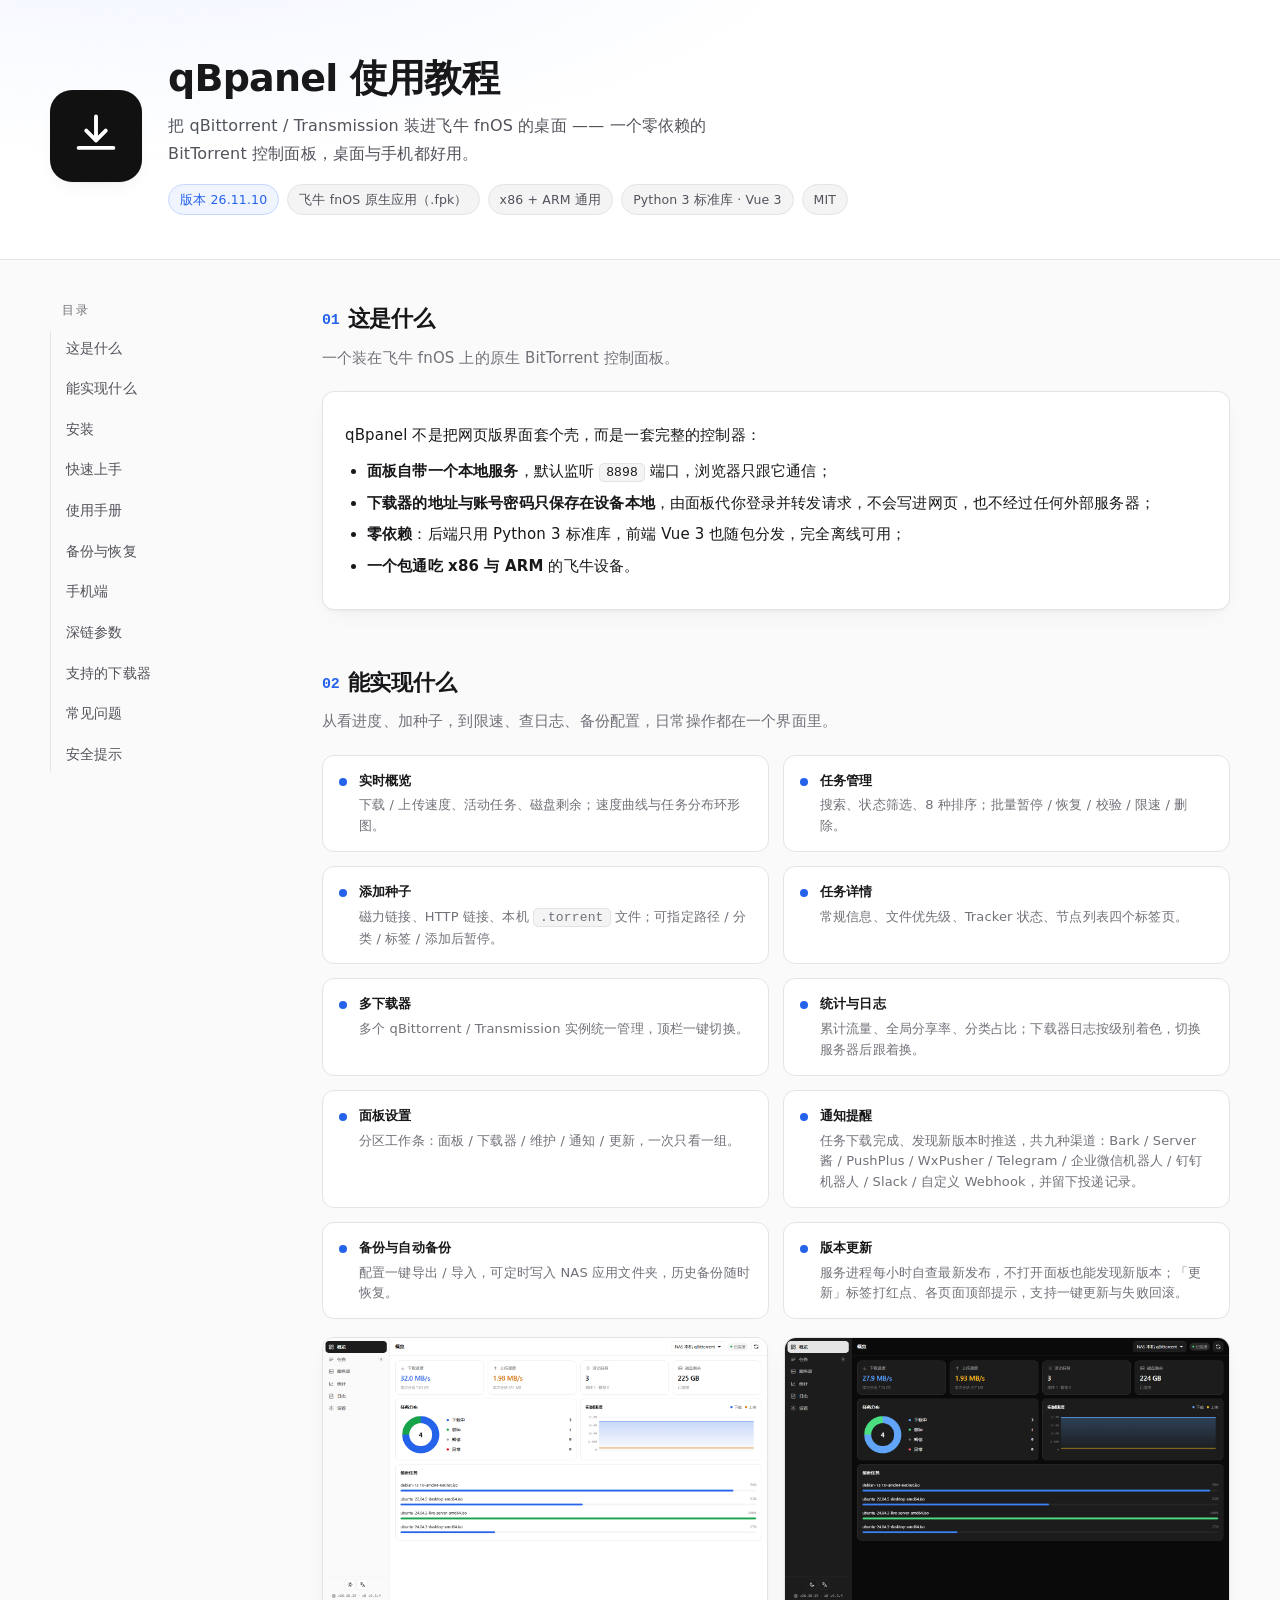
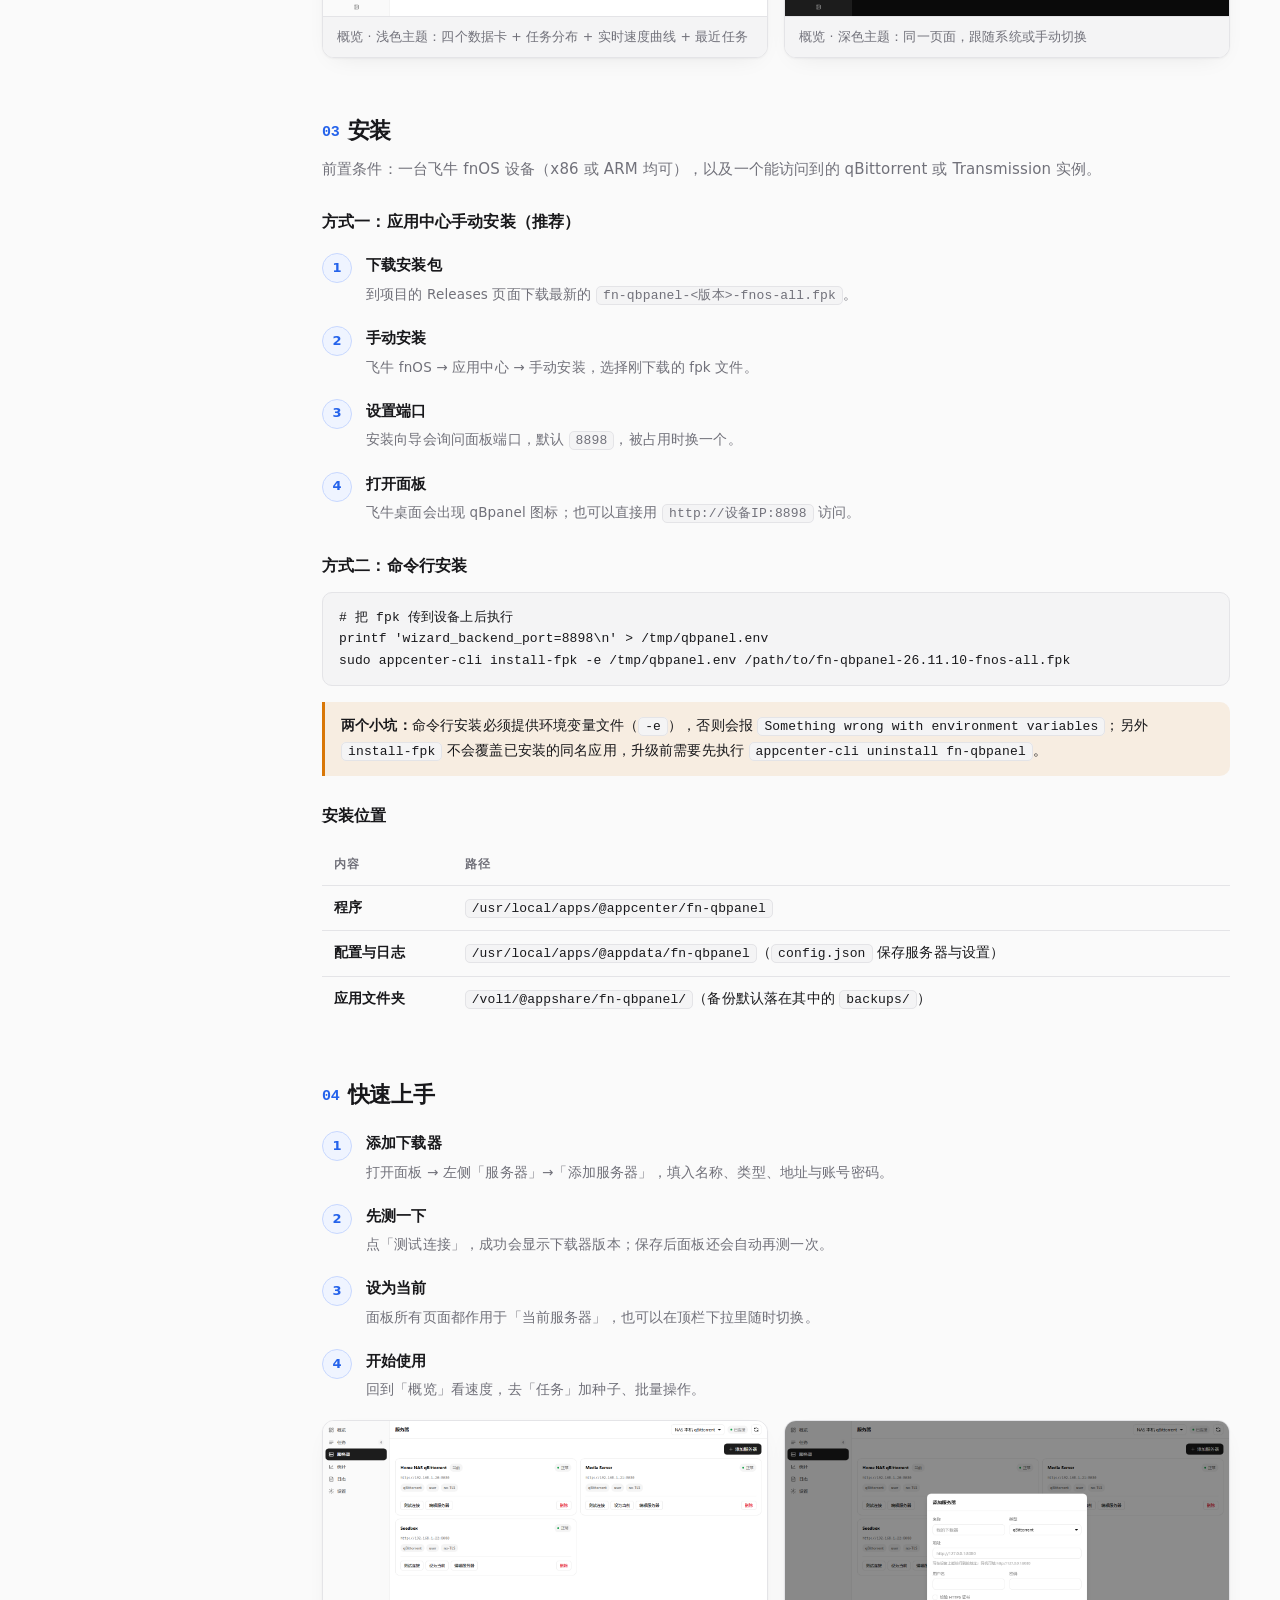
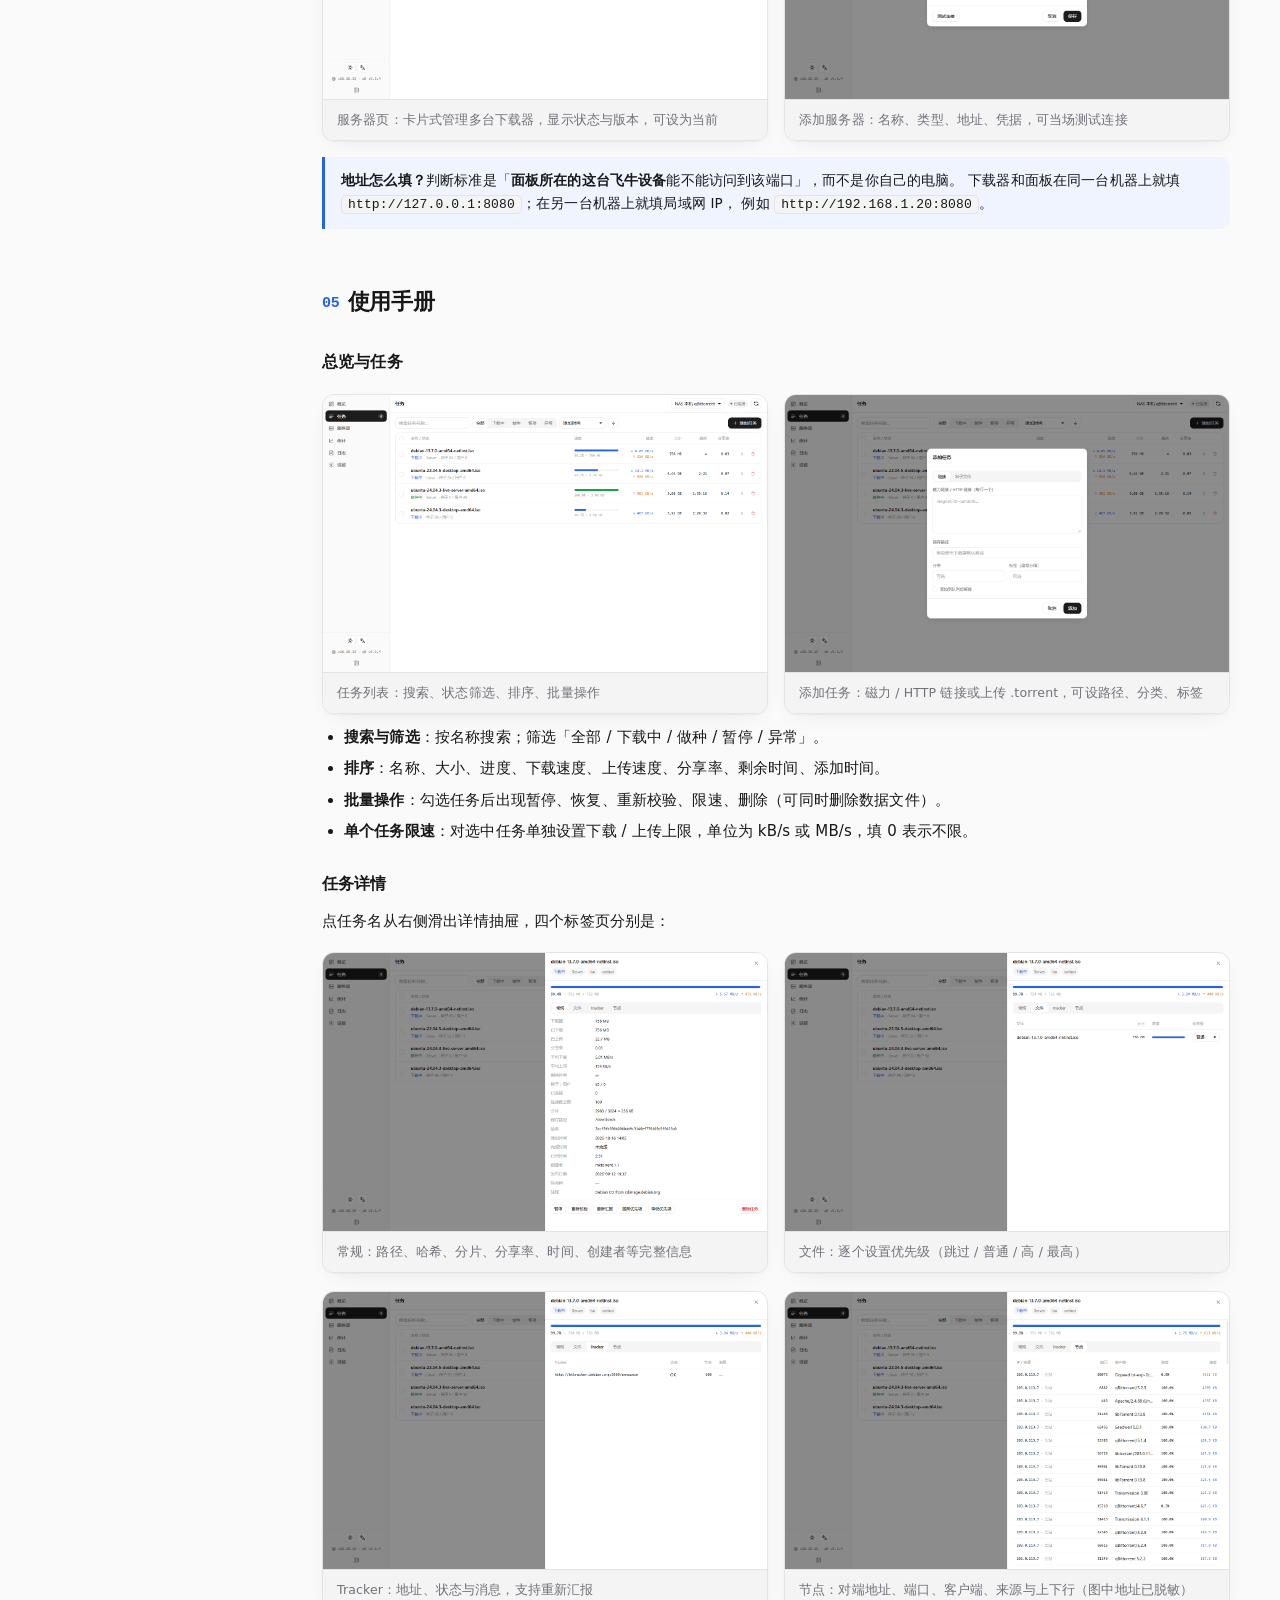
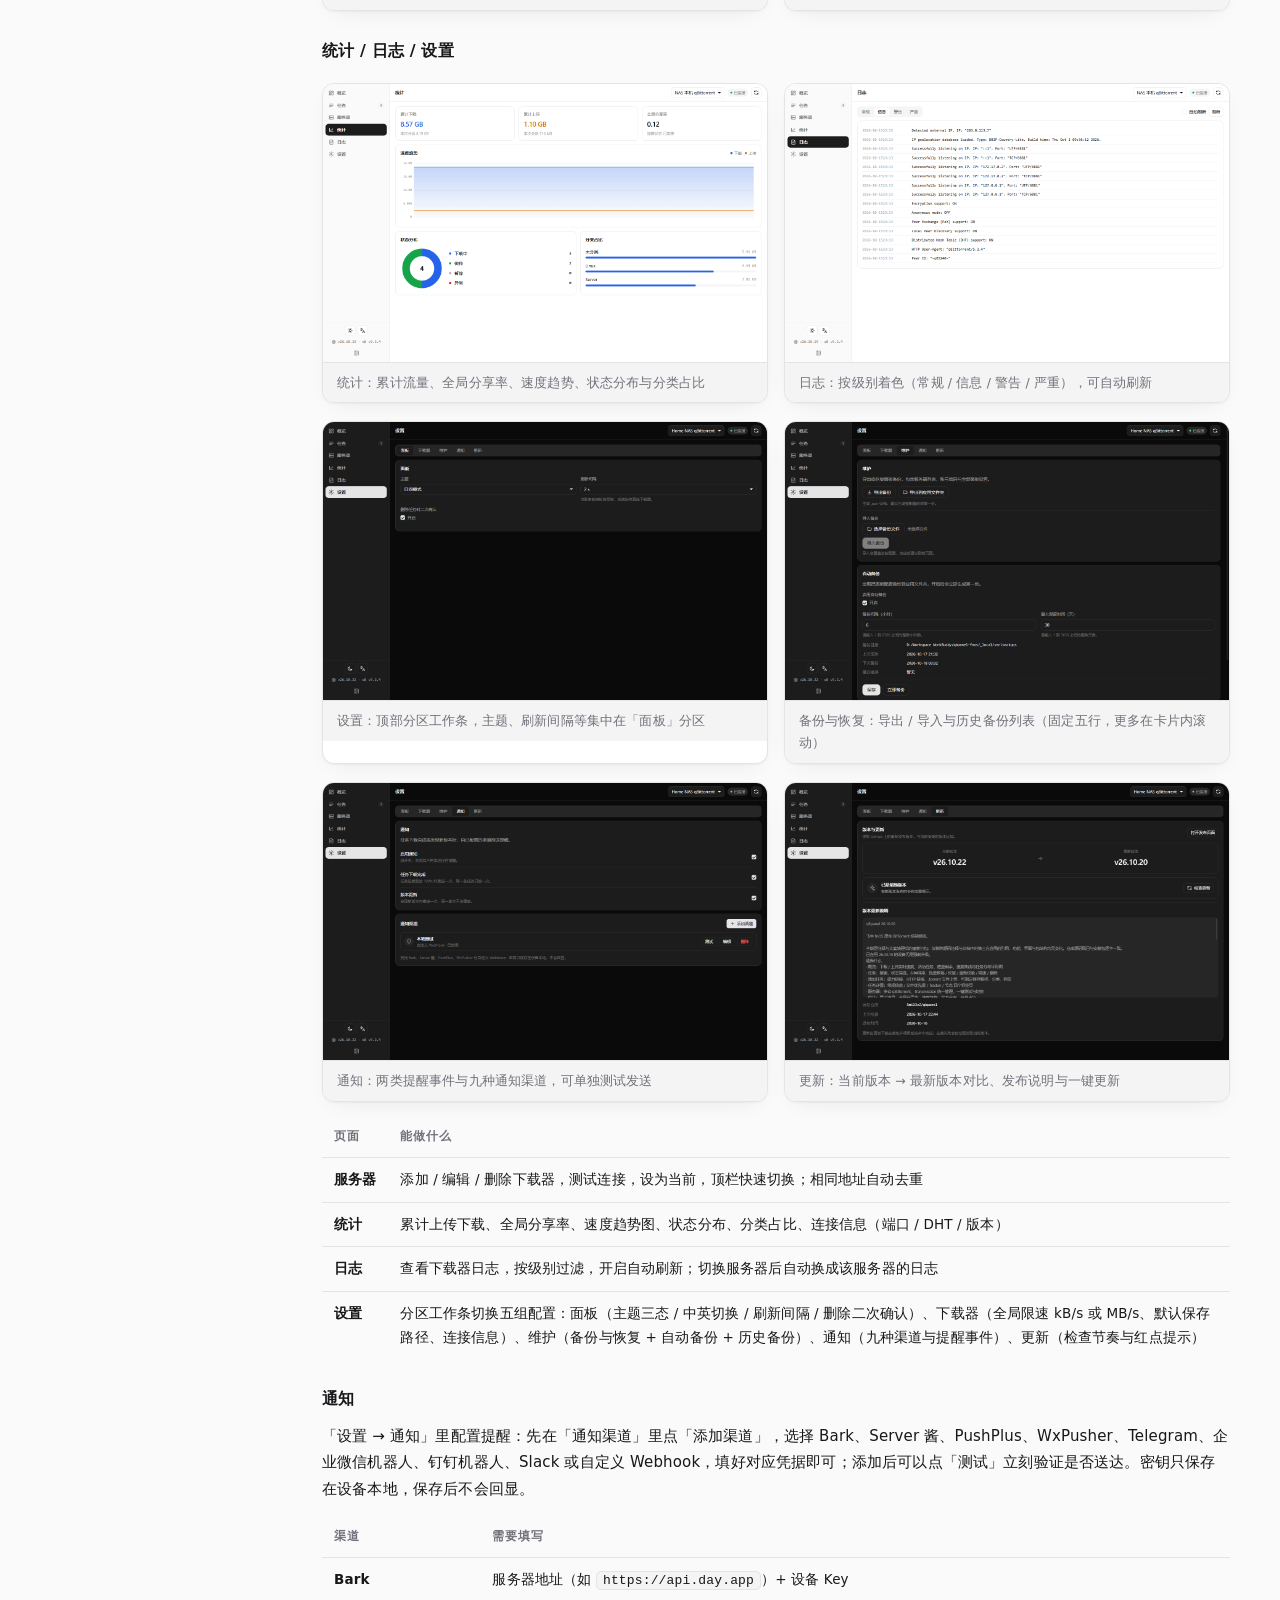
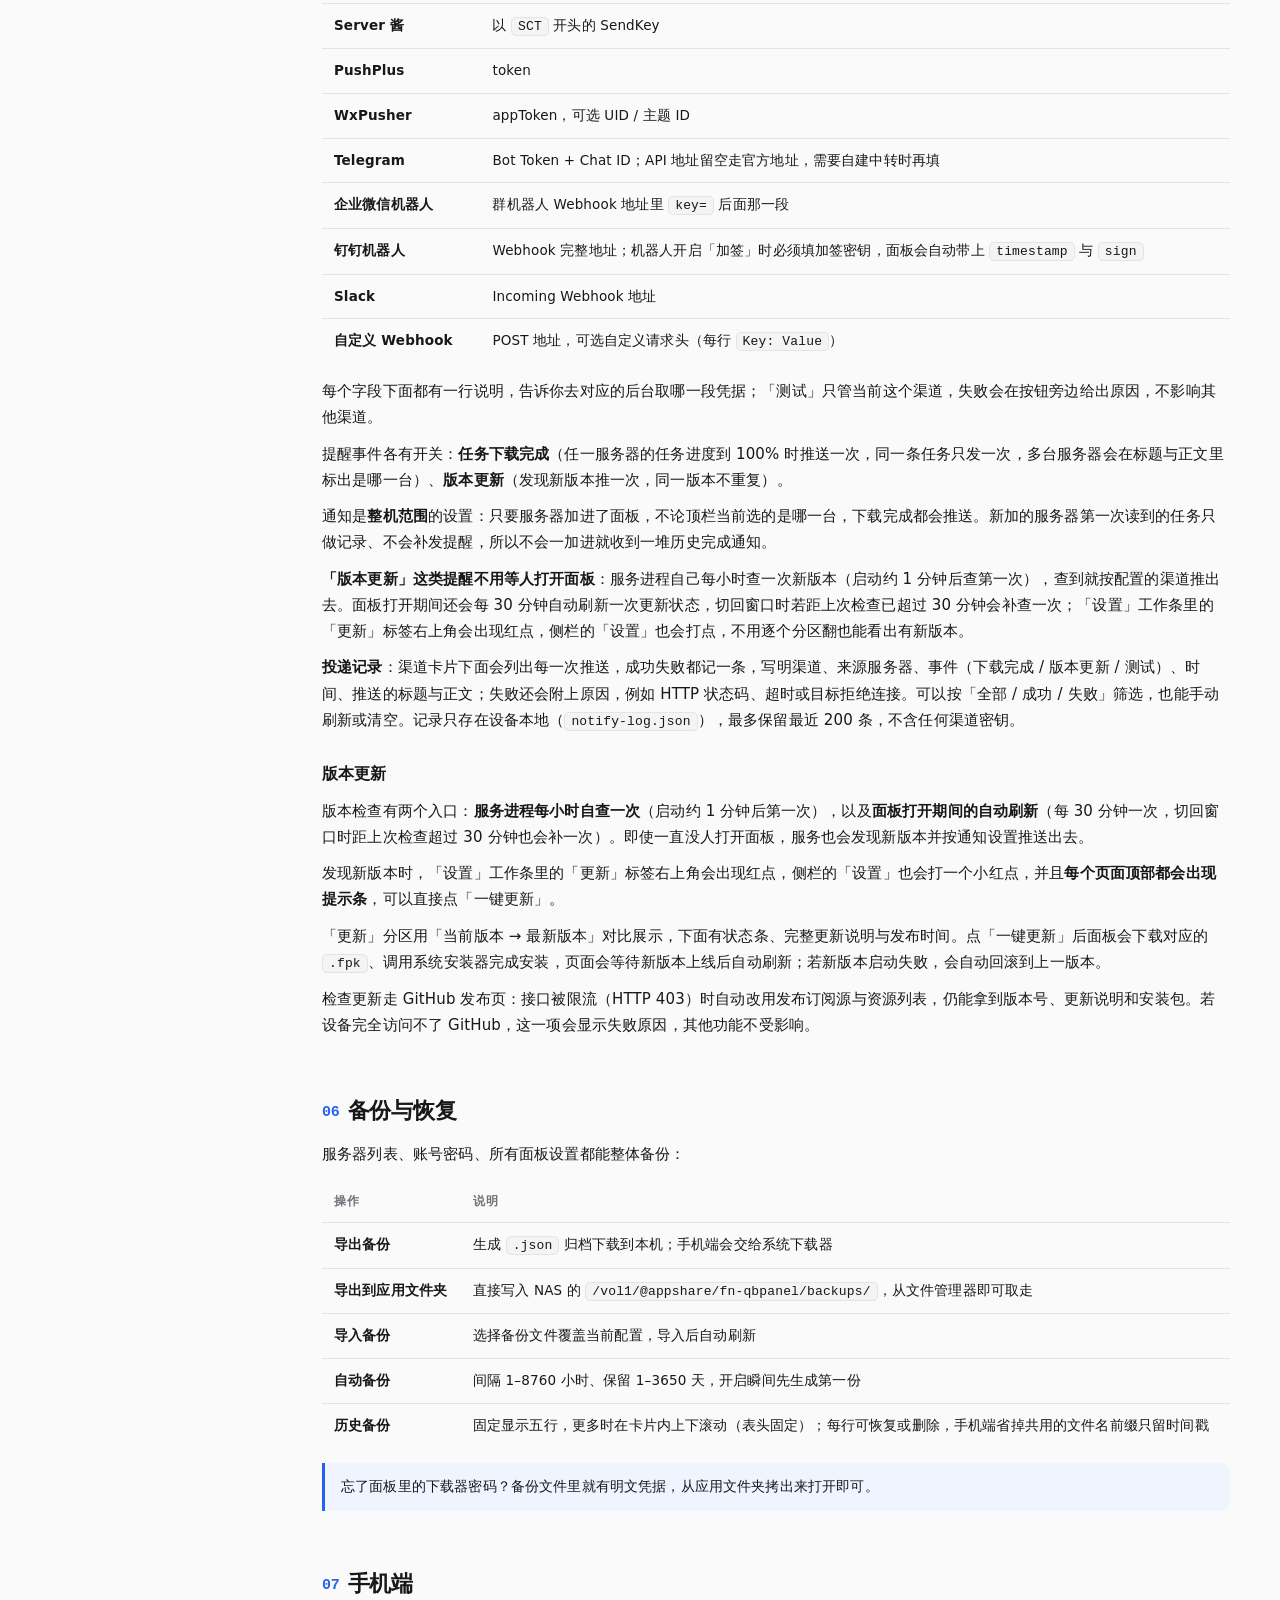
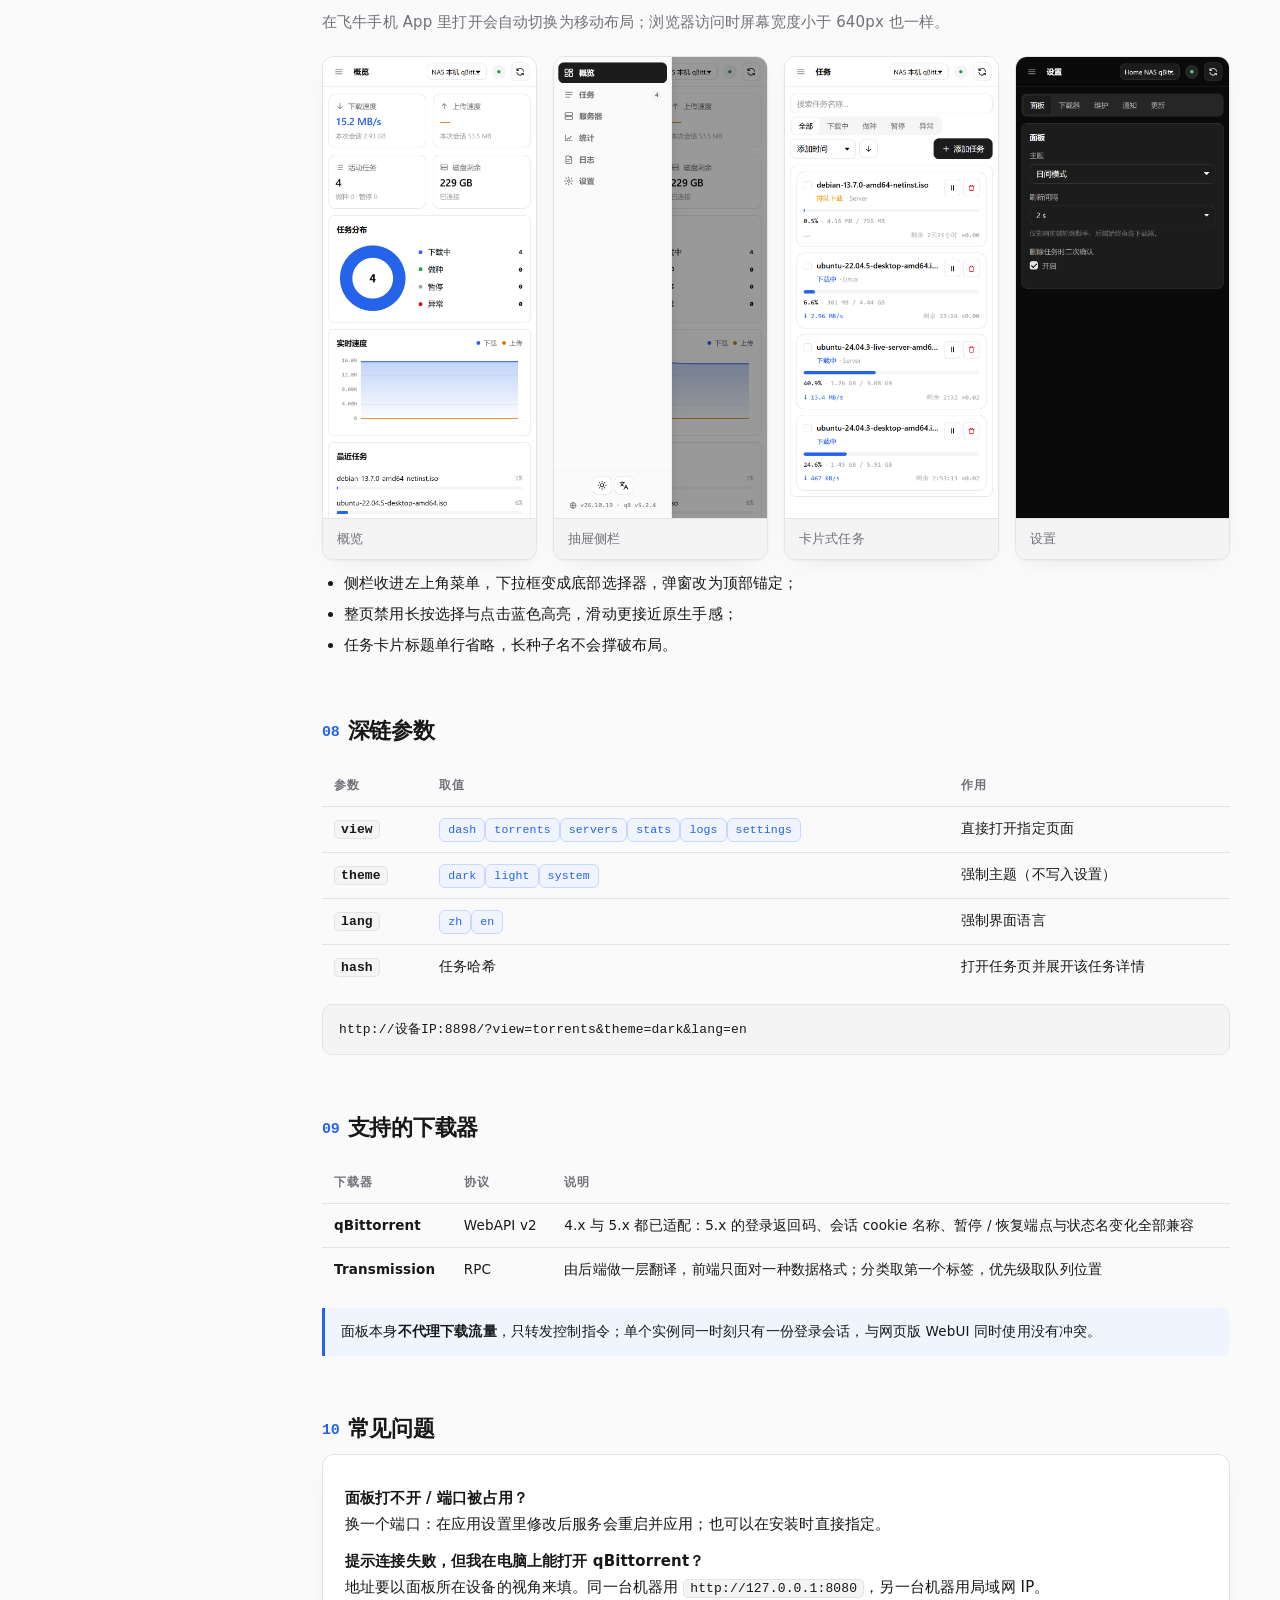
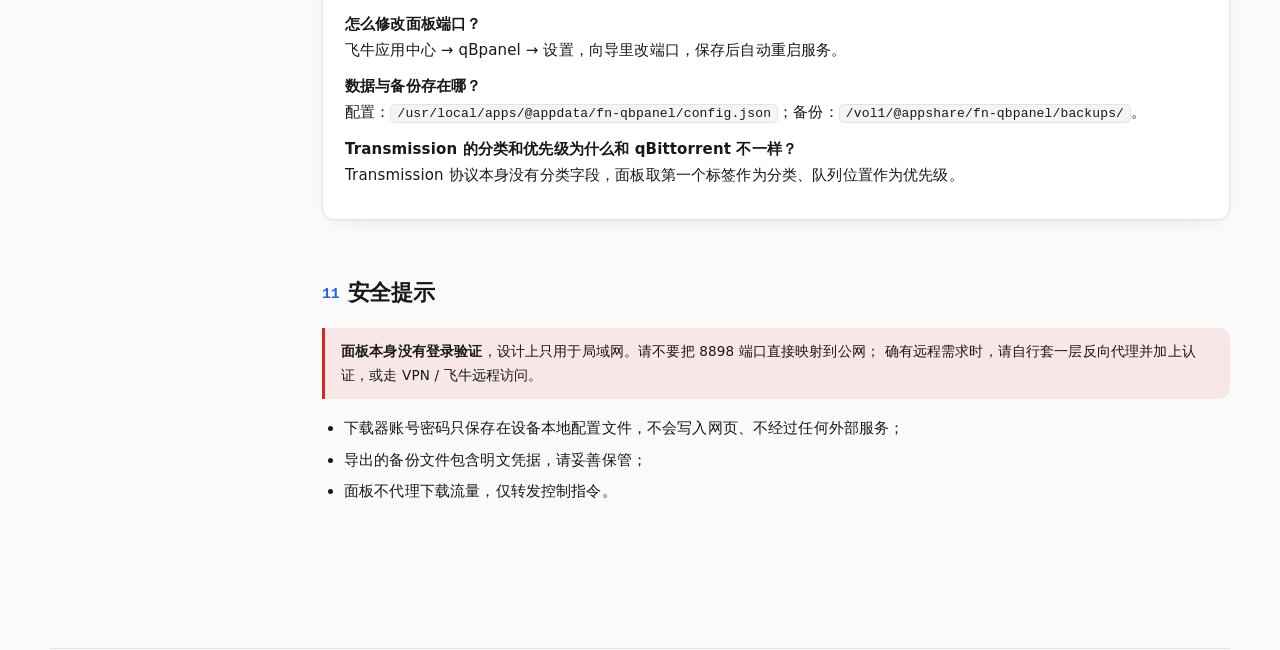
<file: docs/使用教程.html>
<!DOCTYPE html>
<html lang="zh-CN">
<head>
<meta charset="UTF-8">
<meta name="viewport" content="width=device-width, initial-scale=1">
<title>qBpanel 使用教程 · 飞牛 fnOS 原生 BitTorrent 控制面板</title>
<style>
  :root{
    --bg:#fafafa; --panel:#ffffff; --panel-2:#f4f4f5; --border:#e4e4e7;
    --fg:#18181b; --fg-2:#52525b; --muted:#71717a; --mono-bg:#f4f4f5;
    --primary:#2563eb; --primary-soft:#eff4ff; --primary-line:#c7d7fe;
    --dl:#2563eb; --ul:#f59e0b; --ok:#16a34a; --warn:#d97706; --danger:#dc2626;
    --radius:12px; --shadow:0 1px 2px rgba(24,24,27,.04), 0 8px 24px -12px rgba(24,24,27,.10);
    --maxw:1180px;
  }
  @media (prefers-color-scheme: dark){
    :root{
      --bg:#0b0b0c; --panel:#151517; --panel-2:#1c1c1f; --border:#2a2a2e;
      --fg:#f4f4f5; --fg-2:#d4d4d8; --muted:#a1a1aa; --mono-bg:#1c1c1f;
      --primary:#60a5fa; --primary-soft:#16233c; --primary-line:#26406b;
      --shadow:0 1px 2px rgba(0,0,0,.5), 0 10px 30px -14px rgba(0,0,0,.7);
    }
  }
  *{box-sizing:border-box}
  html{-webkit-text-size-adjust:100%}
  body{
    margin:0; background:var(--bg); color:var(--fg);
    font-family:"PingFang SC","Microsoft YaHei","Hiragino Sans GB","Source Han Sans SC",
                system-ui,-apple-system,"Segoe UI",Roboto,sans-serif;
    font-size:15px; line-height:1.75; letter-spacing:.01em;
  }
  code,pre,.mono{font-family:"JetBrains Mono",Consolas,"Cascadia Mono",Menlo,monospace}
  a{color:var(--primary); text-decoration:none}
  a:hover{text-decoration:underline}

  .wrap{max-width:var(--maxw); margin:0 auto; padding:0 22px}

  /* ---------- hero ---------- */
  .hero{
    border-bottom:1px solid var(--border);
    background:
      radial-gradient(1000px 380px at 12% -40%, var(--primary-soft), transparent 70%),
      var(--panel);
  }
  .hero-in{display:flex; gap:26px; align-items:center; padding:56px 0 44px; flex-wrap:wrap}
  .hero-ico{
    width:92px;height:92px;border-radius:22px;background:#111;display:flex;align-items:center;
    justify-content:center;box-shadow:var(--shadow);flex:0 0 auto
  }
  .hero-ico svg{width:52px;height:52px}
  .hero h1{margin:0; font-size:38px; line-height:1.2; letter-spacing:-.02em}
  .hero .sub{margin:10px 0 0; color:var(--fg-2); font-size:16px; max-width:620px}
  .badges{display:flex; gap:8px; flex-wrap:wrap; margin-top:16px}
  .badge{
    font-size:12.5px; padding:4px 11px; border-radius:999px; border:1px solid var(--border);
    background:var(--panel-2); color:var(--fg-2)
  }
  .badge.p{border-color:var(--primary-line); background:var(--primary-soft); color:var(--primary)}

  /* ---------- layout ---------- */
  .layout{display:grid; grid-template-columns:228px 1fr; gap:44px; padding:40px 0 90px}
  nav.toc{position:sticky; top:24px; align-self:start; font-size:13.5px}
  nav.toc .t{font-size:11.5px; letter-spacing:.14em; text-transform:uppercase; color:var(--muted); margin:0 0 10px 12px}
  nav.toc ol{list-style:none; margin:0; padding:0; border-left:1px solid var(--border)}
  nav.toc li a{display:block; padding:6px 0 6px 14px; margin-left:-1px; border-left:2px solid transparent; color:var(--fg-2)}
  nav.toc li a:hover{border-left-color:var(--primary); color:var(--primary); text-decoration:none}

  section{margin-bottom:54px; scroll-margin-top:20px}
  h2{font-size:22px; margin:0 0 6px; letter-spacing:-.01em}
  h2 .n{color:var(--primary); font-family:"JetBrains Mono",monospace; font-size:15px; margin-right:8px; vertical-align:2px}
  h3{font-size:16px; margin:26px 0 8px}
  .lead{color:var(--muted); margin:0 0 20px}
  p{margin:10px 0}
  ul,ol{padding-left:22px; margin:10px 0}
  li{margin:5px 0}

  .card{
    background:var(--panel); border:1px solid var(--border); border-radius:var(--radius);
    padding:20px 22px; box-shadow:var(--shadow)
  }
  .grid{display:grid; gap:14px}
  .g2{grid-template-columns:repeat(2,minmax(0,1fr))}
  .g3{grid-template-columns:repeat(3,minmax(0,1fr))}
  .g4{grid-template-columns:repeat(4,minmax(0,1fr))}
  @media (max-width:900px){ .g3,.g4{grid-template-columns:repeat(2,minmax(0,1fr))} }
  @media (max-width:620px){ .g2,.g3,.g4{grid-template-columns:1fr} }

  .feat{display:flex; gap:12px; align-items:flex-start; padding:14px 16px; background:var(--panel);
        border:1px solid var(--border); border-radius:var(--radius)}
  .feat .k{font-size:13px; font-weight:600; margin-bottom:3px}
  .feat .d{font-size:13px; color:var(--muted); line-height:1.6}
  .dot{width:8px;height:8px;border-radius:50%;background:var(--primary);margin-top:8px;flex:0 0 auto}

  table{width:100%; border-collapse:collapse; font-size:13.5px; margin:14px 0}
  th,td{text-align:left; padding:10px 12px; border-bottom:1px solid var(--border); vertical-align:top}
  th{font-size:12px; text-transform:uppercase; letter-spacing:.08em; color:var(--muted); font-weight:600}
  tbody tr:last-child td{border-bottom:none}
  td.k{white-space:nowrap; font-weight:600}

  .shot{margin:18px 0 0}
  .shot figure{margin:0; background:var(--panel); border:1px solid var(--border); border-radius:var(--radius);
               overflow:hidden; box-shadow:var(--shadow)}
  .shot img{display:block; width:100%; height:auto}
  .shot figcaption{font-size:12.5px; color:var(--muted); padding:9px 14px; border-top:1px solid var(--border);
                   background:var(--panel-2)}
  .shots-2{display:grid; grid-template-columns:repeat(2,minmax(0,1fr)); gap:16px}
  @media (max-width:760px){ .shots-2{grid-template-columns:1fr} }
  .phones{display:grid; grid-template-columns:repeat(4,minmax(0,1fr)); gap:16px}
  @media (max-width:900px){ .phones{grid-template-columns:repeat(2,minmax(0,1fr))} }
  @media (max-width:520px){ .phones{grid-template-columns:1fr} }
  .phones .shot img{max-width:100%}

  .steps{counter-reset:s; list-style:none; padding:0; margin:16px 0}
  .steps>li{counter-increment:s; position:relative; padding:0 0 0 44px; margin:0 0 18px}
  .steps>li::before{
    content:counter(s); position:absolute; left:0; top:1px; width:28px; height:28px; border-radius:50%;
    background:var(--primary-soft); color:var(--primary); border:1px solid var(--primary-line);
    display:flex; align-items:center; justify-content:center; font-size:13px; font-weight:600
  }
  .steps .st{font-weight:600; display:block; margin-bottom:2px}
  .steps .sd{color:var(--muted); font-size:13.5px}

  pre{
    background:var(--mono-bg); border:1px solid var(--border); border-radius:10px;
    padding:14px 16px; overflow:auto; font-size:13px; line-height:1.65; margin:12px 0
  }
  code.inl{background:var(--mono-bg); border:1px solid var(--border); border-radius:5px; padding:1px 6px; font-size:13px}
  .kbd{font-family:inherit}

  .callout{border-left:3px solid var(--primary); background:var(--primary-soft); border-radius:0 10px 10px 0;
           padding:12px 16px; margin:16px 0; font-size:13.5px}
  .callout.warn{border-left-color:var(--warn); background:color-mix(in srgb, var(--warn) 10%, transparent)}
  .callout.bad{border-left-color:var(--danger); background:color-mix(in srgb, var(--danger) 9%, transparent)}
  .callout b{color:var(--fg)}

  .pill{display:inline-block; font-size:12px; padding:2px 9px; border-radius:999px; background:var(--panel-2);
        border:1px solid var(--border); color:var(--fg-2); margin-right:6px}
  .tag{display:inline-block; font-size:11.5px; padding:1px 8px; border-radius:6px; background:var(--primary-soft);
       border:1px solid var(--primary-line); color:var(--primary); font-family:"JetBrains Mono",monospace}

  footer{border-top:1px solid var(--border); padding:26px 0 50px; color:var(--muted); font-size:13px}
  @media (max-width:860px){
    .layout{grid-template-columns:1fr; gap:24px}
    nav.toc{position:static; border:1px solid var(--border); border-radius:var(--radius); background:var(--panel);
            padding:14px 16px}
    nav.toc ol{border-left:none; columns:2; column-gap:20px}
  }
</style>
</head>
<body>

<header class="hero">
  <div class="wrap hero-in">
    <div class="hero-ico" aria-hidden="true">
      <svg viewBox="0 0 24 24" fill="none" stroke="#fff" stroke-width="1.8" stroke-linecap="round" stroke-linejoin="round">
        <path d="M12 3v11"/><path d="M7.5 9.5 12 14l4.5-4.5"/><path d="M4 17.5h16"/>
      </svg>
    </div>
    <div>
      <h1>qBpanel 使用教程</h1>
      <p class="sub">把 qBittorrent / Transmission 装进飞牛 fnOS 的桌面 —— 一个零依赖的 BitTorrent 控制面板，桌面与手机都好用。</p>
      <div class="badges">
        <span class="badge p">版本 26.11.10</span>
        <span class="badge">飞牛 fnOS 原生应用（.fpk）</span>
        <span class="badge">x86 + ARM 通用</span>
        <span class="badge">Python 3 标准库 · Vue 3</span>
        <span class="badge">MIT</span>
      </div>
    </div>
  </div>
</header>

<div class="wrap layout">

  <nav class="toc">
    <p class="t">目录</p>
    <ol>
      <li><a href="#what">这是什么</a></li>
      <li><a href="#features">能实现什么</a></li>
      <li><a href="#install">安装</a></li>
      <li><a href="#start">快速上手</a></li>
      <li><a href="#manual">使用手册</a></li>
      <li><a href="#backup">备份与恢复</a></li>
      <li><a href="#mobile">手机端</a></li>
      <li><a href="#deeplink">深链参数</a></li>
      <li><a href="#compat">支持的下载器</a></li>
      <li><a href="#faq">常见问题</a></li>
      <li><a href="#security">安全提示</a></li>
    </ol>
  </nav>

  <main>

    <section id="what">
      <h2><span class="n">01</span>这是什么</h2>
      <p class="lead">一个装在飞牛 fnOS 上的原生 BitTorrent 控制面板。</p>
      <div class="card">
        <p>qBpanel 不是把网页版界面套个壳，而是一套完整的控制器：</p>
        <ul>
          <li><b>面板自带一个本地服务</b>，默认监听 <code class="inl">8898</code> 端口，浏览器只跟它通信；</li>
          <li><b>下载器的地址与账号密码只保存在设备本地</b>，由面板代你登录并转发请求，不会写进网页，也不经过任何外部服务器；</li>
          <li><b>零依赖</b>：后端只用 Python 3 标准库，前端 Vue 3 也随包分发，完全离线可用；</li>
          <li><b>一个包通吃 x86 与 ARM</b> 的飞牛设备。</li>
        </ul>
      </div>
    </section>

    <section id="features">
      <h2><span class="n">02</span>能实现什么</h2>
      <p class="lead">从看进度、加种子，到限速、查日志、备份配置，日常操作都在一个界面里。</p>

      <div class="grid g2">
        <div class="feat"><span class="dot"></span><div><div class="k">实时概览</div><div class="d">下载 / 上传速度、活动任务、磁盘剩余；速度曲线与任务分布环形图。</div></div></div>
        <div class="feat"><span class="dot"></span><div><div class="k">任务管理</div><div class="d">搜索、状态筛选、8 种排序；批量暂停 / 恢复 / 校验 / 限速 / 删除。</div></div></div>
        <div class="feat"><span class="dot"></span><div><div class="k">添加种子</div><div class="d">磁力链接、HTTP 链接、本机 <code class="inl">.torrent</code> 文件；可指定路径 / 分类 / 标签 / 添加后暂停。</div></div></div>
        <div class="feat"><span class="dot"></span><div><div class="k">任务详情</div><div class="d">常规信息、文件优先级、Tracker 状态、节点列表四个标签页。</div></div></div>
        <div class="feat"><span class="dot"></span><div><div class="k">多下载器</div><div class="d">多个 qBittorrent / Transmission 实例统一管理，顶栏一键切换。</div></div></div>
        <div class="feat"><span class="dot"></span><div><div class="k">统计与日志</div><div class="d">累计流量、全局分享率、分类占比；下载器日志按级别着色，切换服务器后跟着换。</div></div></div>
        <div class="feat"><span class="dot"></span><div><div class="k">面板设置</div><div class="d">分区工作条：面板 / 下载器 / 维护 / 通知 / 更新，一次只看一组。</div></div></div>
        <div class="feat"><span class="dot"></span><div><div class="k">通知提醒</div><div class="d">任务下载完成、发现新版本时推送，共九种渠道：Bark / Server 酱 / PushPlus / WxPusher / Telegram / 企业微信机器人 / 钉钉机器人 / Slack / 自定义 Webhook，并留下投递记录。</div></div></div>
        <div class="feat"><span class="dot"></span><div><div class="k">备份与自动备份</div><div class="d">配置一键导出 / 导入，可定时写入 NAS 应用文件夹，历史备份随时恢复。</div></div></div>
        <div class="feat"><span class="dot"></span><div><div class="k">版本更新</div><div class="d">服务进程每小时自查最新发布，不打开面板也能发现新版本；「更新」标签打红点、各页面顶部提示，支持一键更新与失败回滚。</div></div></div>
      </div>

      <div class="shots-2 shot">
        <figure>
          <img src="images/overview-light.png" alt="qBpanel 概览页面（浅色主题）" loading="lazy">
          <figcaption>概览 · 浅色主题：四个数据卡 + 任务分布 + 实时速度曲线 + 最近任务</figcaption>
        </figure>
        <figure>
          <img src="images/overview-dark.png" alt="qBpanel 概览页面（深色主题）" loading="lazy">
          <figcaption>概览 · 深色主题：同一页面，跟随系统或手动切换</figcaption>
        </figure>
      </div>
    </section>

    <section id="install">
      <h2><span class="n">03</span>安装</h2>
      <p class="lead">前置条件：一台飞牛 fnOS 设备（x86 或 ARM 均可），以及一个能访问到的 qBittorrent 或 Transmission 实例。</p>

      <h3>方式一：应用中心手动安装（推荐）</h3>
      <ol class="steps">
        <li><span class="st">下载安装包</span><span class="sd">到项目的 Releases 页面下载最新的 <code class="inl">fn-qbpanel-&lt;版本&gt;-fnos-all.fpk</code>。</span></li>
        <li><span class="st">手动安装</span><span class="sd">飞牛 fnOS → 应用中心 → 手动安装，选择刚下载的 fpk 文件。</span></li>
        <li><span class="st">设置端口</span><span class="sd">安装向导会询问面板端口，默认 <code class="inl">8898</code>，被占用时换一个。</span></li>
        <li><span class="st">打开面板</span><span class="sd">飞牛桌面会出现 qBpanel 图标；也可以直接用 <code class="inl">http://设备IP:8898</code> 访问。</span></li>
      </ol>

      <h3>方式二：命令行安装</h3>
      <pre><code># 把 fpk 传到设备上后执行
printf 'wizard_backend_port=8898\n' &gt; /tmp/qbpanel.env
sudo appcenter-cli install-fpk -e /tmp/qbpanel.env /path/to/fn-qbpanel-26.11.10-fnos-all.fpk</code></pre>
      <div class="callout warn">
        <b>两个小坑：</b>命令行安装必须提供环境变量文件（<code class="inl">-e</code>），否则会报
        <code class="inl">Something wrong with environment variables</code>；另外
        <code class="inl">install-fpk</code> 不会覆盖已安装的同名应用，升级前需要先执行
        <code class="inl">appcenter-cli uninstall fn-qbpanel</code>。
      </div>

      <h3>安装位置</h3>
      <table>
        <thead><tr><th>内容</th><th>路径</th></tr></thead>
        <tbody>
          <tr><td class="k">程序</td><td><code class="inl">/usr/local/apps/@appcenter/fn-qbpanel</code></td></tr>
          <tr><td class="k">配置与日志</td><td><code class="inl">/usr/local/apps/@appdata/fn-qbpanel</code>（<code class="inl">config.json</code> 保存服务器与设置）</td></tr>
          <tr><td class="k">应用文件夹</td><td><code class="inl">/vol1/@appshare/fn-qbpanel/</code>（备份默认落在其中的 <code class="inl">backups/</code>）</td></tr>
        </tbody>
      </table>
    </section>

    <section id="start">
      <h2><span class="n">04</span>快速上手</h2>
      <ol class="steps">
        <li><span class="st">添加下载器</span><span class="sd">打开面板 → 左侧「服务器」→「添加服务器」，填入名称、类型、地址与账号密码。</span></li>
        <li><span class="st">先测一下</span><span class="sd">点「测试连接」，成功会显示下载器版本；保存后面板还会自动再测一次。</span></li>
        <li><span class="st">设为当前</span><span class="sd">面板所有页面都作用于「当前服务器」，也可以在顶栏下拉里随时切换。</span></li>
        <li><span class="st">开始使用</span><span class="sd">回到「概览」看速度，去「任务」加种子、批量操作。</span></li>
      </ol>

      <div class="shots-2 shot">
        <figure>
          <img src="images/servers.png" alt="服务器管理页面" loading="lazy">
          <figcaption>服务器页：卡片式管理多台下载器，显示状态与版本，可设为当前</figcaption>
        </figure>
        <figure>
          <img src="images/add-server.png" alt="添加服务器对话框" loading="lazy">
          <figcaption>添加服务器：名称、类型、地址、凭据，可当场测试连接</figcaption>
        </figure>
      </div>

      <div class="callout">
        <b>地址怎么填？</b>判断标准是「<b>面板所在的这台飞牛设备</b>能不能访问到该端口」，而不是你自己的电脑。
        下载器和面板在同一台机器上就填 <code class="inl">http://127.0.0.1:8080</code>；在另一台机器上就填局域网 IP，
        例如 <code class="inl">http://192.168.1.20:8080</code>。
      </div>
    </section>

    <section id="manual">
      <h2><span class="n">05</span>使用手册</h2>

      <h3>总览与任务</h3>
      <div class="shots-2 shot">
        <figure>
          <img src="images/torrents.png" alt="任务列表" loading="lazy">
          <figcaption>任务列表：搜索、状态筛选、排序、批量操作</figcaption>
        </figure>
        <figure>
          <img src="images/add-torrent.png" alt="添加任务对话框" loading="lazy">
          <figcaption>添加任务：磁力 / HTTP 链接或上传 .torrent，可设路径、分类、标签</figcaption>
        </figure>
      </div>
      <ul>
        <li><b>搜索与筛选</b>：按名称搜索；筛选「全部 / 下载中 / 做种 / 暂停 / 异常」。</li>
        <li><b>排序</b>：名称、大小、进度、下载速度、上传速度、分享率、剩余时间、添加时间。</li>
        <li><b>批量操作</b>：勾选任务后出现暂停、恢复、重新校验、限速、删除（可同时删除数据文件）。</li>
        <li><b>单个任务限速</b>：对选中任务单独设置下载 / 上传上限，单位为 kB/s 或 MB/s，填 0 表示不限。</li>
      </ul>

      <h3>任务详情</h3>
      <p>点任务名从右侧滑出详情抽屉，四个标签页分别是：</p>
      <div class="shots-2 shot">
        <figure>
          <img src="images/torrent-detail.png" alt="任务详情 · 常规" loading="lazy">
          <figcaption>常规：路径、哈希、分片、分享率、时间、创建者等完整信息</figcaption>
        </figure>
        <figure>
          <img src="images/detail-files.png" alt="任务详情 · 文件" loading="lazy">
          <figcaption>文件：逐个设置优先级（跳过 / 普通 / 高 / 最高）</figcaption>
        </figure>
      </div>
      <div class="shots-2 shot">
        <figure>
          <img src="images/detail-trackers.png" alt="任务详情 · Tracker" loading="lazy">
          <figcaption>Tracker：地址、状态与消息，支持重新汇报</figcaption>
        </figure>
        <figure>
          <img src="images/detail-peers.png" alt="任务详情 · 节点" loading="lazy">
          <figcaption>节点：对端地址、端口、客户端、来源与上下行（图中地址已脱敏）</figcaption>
        </figure>
      </div>

      <h3>统计 / 日志 / 设置</h3>
      <div class="shots-2 shot">
        <figure>
          <img src="images/stats.png" alt="统计页面" loading="lazy">
          <figcaption>统计：累计流量、全局分享率、速度趋势、状态分布与分类占比</figcaption>
        </figure>
        <figure>
          <img src="images/logs.png" alt="日志页面" loading="lazy">
          <figcaption>日志：按级别着色（常规 / 信息 / 警告 / 严重），可自动刷新</figcaption>
        </figure>
      </div>
      <div class="shots-2 shot">
        <figure>
          <img src="images/settings.png" alt="设置页面" loading="lazy">
          <figcaption>设置：顶部分区工作条，主题、刷新间隔等集中在「面板」分区</figcaption>
        </figure>
        <figure>
          <img src="images/settings-backup.png" alt="备份管理" loading="lazy">
          <figcaption>备份与恢复：导出 / 导入与历史备份列表（固定五行，更多在卡片内滚动）</figcaption>
        </figure>
      </div>
      <div class="shots-2 shot">
        <figure>
          <img src="images/settings-notify.png" alt="通知设置" loading="lazy">
          <figcaption>通知：两类提醒事件与九种通知渠道，可单独测试发送</figcaption>
        </figure>
        <figure>
          <img src="images/settings-update.png" alt="版本与更新" loading="lazy">
          <figcaption>更新：当前版本 → 最新版本对比、发布说明与一键更新</figcaption>
        </figure>
      </div>
      <table>
        <thead><tr><th>页面</th><th>能做什么</th></tr></thead>
        <tbody>
          <tr><td class="k">服务器</td><td>添加 / 编辑 / 删除下载器，测试连接，设为当前，顶栏快速切换；相同地址自动去重</td></tr>
          <tr><td class="k">统计</td><td>累计上传下载、全局分享率、速度趋势图、状态分布、分类占比、连接信息（端口 / DHT / 版本）</td></tr>
          <tr><td class="k">日志</td><td>查看下载器日志，按级别过滤，开启自动刷新；切换服务器后自动换成该服务器的日志</td></tr>
          <tr><td class="k">设置</td><td>分区工作条切换五组配置：面板（主题三态 / 中英切换 / 刷新间隔 / 删除二次确认）、下载器（全局限速 kB/s 或 MB/s、默认保存路径、连接信息）、维护（备份与恢复 + 自动备份 + 历史备份）、通知（九种渠道与提醒事件）、更新（检查节奏与红点提示）</td></tr>
        </tbody>
      </table>
      <h3>通知</h3>
      <p>「设置 → 通知」里配置提醒：先在「通知渠道」里点「添加渠道」，选择 Bark、Server 酱、PushPlus、WxPusher、Telegram、企业微信机器人、钉钉机器人、Slack 或自定义 Webhook，填好对应凭据即可；添加后可以点「测试」立刻验证是否送达。密钥只保存在设备本地，保存后不会回显。</p>
      <table>
        <thead><tr><th>渠道</th><th>需要填写</th></tr></thead>
        <tbody>
          <tr><td class="k">Bark</td><td>服务器地址（如 <code class="inl">https://api.day.app</code>）+ 设备 Key</td></tr>
          <tr><td class="k">Server 酱</td><td>以 <code class="inl">SCT</code> 开头的 SendKey</td></tr>
          <tr><td class="k">PushPlus</td><td>token</td></tr>
          <tr><td class="k">WxPusher</td><td>appToken，可选 UID / 主题 ID</td></tr>
          <tr><td class="k">Telegram</td><td>Bot Token + Chat ID；API 地址留空走官方地址，需要自建中转时再填</td></tr>
          <tr><td class="k">企业微信机器人</td><td>群机器人 Webhook 地址里 <code class="inl">key=</code> 后面那一段</td></tr>
          <tr><td class="k">钉钉机器人</td><td>Webhook 完整地址；机器人开启「加签」时必须填加签密钥，面板会自动带上 <code class="inl">timestamp</code> 与 <code class="inl">sign</code></td></tr>
          <tr><td class="k">Slack</td><td>Incoming Webhook 地址</td></tr>
          <tr><td class="k">自定义 Webhook</td><td>POST 地址，可选自定义请求头（每行 <code class="inl">Key: Value</code>）</td></tr>
        </tbody>
      </table>
      <p>每个字段下面都有一行说明，告诉你去对应的后台取哪一段凭据；「测试」只管当前这个渠道，失败会在按钮旁边给出原因，不影响其他渠道。</p>
      <p>提醒事件各有开关：<b>任务下载完成</b>（任一服务器的任务进度到 100% 时推送一次，同一条任务只发一次，多台服务器会在标题与正文里标出是哪一台）、<b>版本更新</b>（发现新版本推一次，同一版本不重复）。</p>
      <p>通知是<b>整机范围</b>的设置：只要服务器加进了面板，不论顶栏当前选的是哪一台，下载完成都会推送。新加的服务器第一次读到的任务只做记录、不会补发提醒，所以不会一加进就收到一堆历史完成通知。</p>
      <p><b>「版本更新」这类提醒不用等人打开面板</b>：服务进程自己每小时查一次新版本（启动约 1 分钟后查第一次），查到就按配置的渠道推出去。面板打开期间还会每 30 分钟自动刷新一次更新状态，切回窗口时若距上次检查已超过 30 分钟会补查一次；「设置」工作条里的「更新」标签右上角会出现红点，侧栏的「设置」也会打点，不用逐个分区翻也能看出有新版本。</p>
      <p><b>投递记录</b>：渠道卡片下面会列出每一次推送，成功失败都记一条，写明渠道、来源服务器、事件（下载完成 / 版本更新 / 测试）、时间、推送的标题与正文；失败还会附上原因，例如 HTTP 状态码、超时或目标拒绝连接。可以按「全部 / 成功 / 失败」筛选，也能手动刷新或清空。记录只存在设备本地（<code class="inl">notify-log.json</code>），最多保留最近 200 条，不含任何渠道密钥。</p>

      <h3>版本更新</h3>
      <p>版本检查有两个入口：<b>服务进程每小时自查一次</b>（启动约 1 分钟后第一次），以及<b>面板打开期间的自动刷新</b>（每 30 分钟一次，切回窗口时距上次检查超过 30 分钟也会补一次）。即使一直没人打开面板，服务也会发现新版本并按通知设置推送出去。</p>
      <p>发现新版本时，「设置」工作条里的「更新」标签右上角会出现红点，侧栏的「设置」也会打一个小红点，并且<b>每个页面顶部都会出现提示条</b>，可以直接点「一键更新」。</p>
      <p>「更新」分区用「当前版本 → 最新版本」对比展示，下面有状态条、完整更新说明与发布时间。点「一键更新」后面板会下载对应的 <code class="inl">.fpk</code>、调用系统安装器完成安装，页面会等待新版本上线后自动刷新；若新版本启动失败，会自动回滚到上一版本。</p>
      <p>检查更新走 GitHub 发布页：接口被限流（HTTP 403）时自动改用发布订阅源与资源列表，仍能拿到版本号、更新说明和安装包。若设备完全访问不了 GitHub，这一项会显示失败原因，其他功能不受影响。</p>
    </section>

    <section id="backup">
      <h2><span class="n">06</span>备份与恢复</h2>
      <p>服务器列表、账号密码、所有面板设置都能整体备份：</p>
      <table>
        <thead><tr><th>操作</th><th>说明</th></tr></thead>
        <tbody>
          <tr><td class="k">导出备份</td><td>生成 <code class="inl">.json</code> 归档下载到本机；手机端会交给系统下载器</td></tr>
          <tr><td class="k">导出到应用文件夹</td><td>直接写入 NAS 的 <code class="inl">/vol1/@appshare/fn-qbpanel/backups/</code>，从文件管理器即可取走</td></tr>
          <tr><td class="k">导入备份</td><td>选择备份文件覆盖当前配置，导入后自动刷新</td></tr>
          <tr><td class="k">自动备份</td><td>间隔 1–8760 小时、保留 1–3650 天，开启瞬间先生成第一份</td></tr>
          <tr><td class="k">历史备份</td><td>固定显示五行，更多时在卡片内上下滚动（表头固定）；每行可恢复或删除，手机端省掉共用的文件名前缀只留时间戳</td></tr>
        </tbody>
      </table>
      <div class="callout">忘了面板里的下载器密码？备份文件里就有明文凭据，从应用文件夹拷出来打开即可。</div>
    </section>

    <section id="mobile">
      <h2><span class="n">07</span>手机端</h2>
      <p class="lead">在飞牛手机 App 里打开会自动切换为移动布局；浏览器访问时屏幕宽度小于 640px 也一样。</p>
      <div class="phones shot">
        <figure><img src="images/mobile-overview.png" alt="手机端概览" loading="lazy"><figcaption>概览</figcaption></figure>
        <figure><img src="images/mobile-sidebar.png" alt="手机端侧栏" loading="lazy"><figcaption>抽屉侧栏</figcaption></figure>
        <figure><img src="images/mobile-torrents.png" alt="手机端任务" loading="lazy"><figcaption>卡片式任务</figcaption></figure>
        <figure><img src="images/mobile-settings.png" alt="手机端设置" loading="lazy"><figcaption>设置</figcaption></figure>
      </div>
      <ul>
        <li>侧栏收进左上角菜单，下拉框变成底部选择器，弹窗改为顶部锚定；</li>
        <li>整页禁用长按选择与点击蓝色高亮，滑动更接近原生手感；</li>
        <li>任务卡片标题单行省略，长种子名不会撑破布局。</li>
      </ul>
    </section>

    <section id="deeplink">
      <h2><span class="n">08</span>深链参数</h2>
      <table>
        <thead><tr><th>参数</th><th>取值</th><th>作用</th></tr></thead>
        <tbody>
          <tr><td class="k"><code class="inl">view</code></td><td><span class="tag">dash</span><span class="tag">torrents</span><span class="tag">servers</span><span class="tag">stats</span><span class="tag">logs</span><span class="tag">settings</span></td><td>直接打开指定页面</td></tr>
          <tr><td class="k"><code class="inl">theme</code></td><td><span class="tag">dark</span><span class="tag">light</span><span class="tag">system</span></td><td>强制主题（不写入设置）</td></tr>
          <tr><td class="k"><code class="inl">lang</code></td><td><span class="tag">zh</span><span class="tag">en</span></td><td>强制界面语言</td></tr>
          <tr><td class="k"><code class="inl">hash</code></td><td>任务哈希</td><td>打开任务页并展开该任务详情</td></tr>
        </tbody>
      </table>
      <pre><code>http://设备IP:8898/?view=torrents&amp;theme=dark&amp;lang=en</code></pre>
    </section>

    <section id="compat">
      <h2><span class="n">09</span>支持的下载器</h2>
      <table>
        <thead><tr><th>下载器</th><th>协议</th><th>说明</th></tr></thead>
        <tbody>
          <tr>
            <td class="k">qBittorrent</td><td>WebAPI v2</td>
            <td>4.x 与 5.x 都已适配：5.x 的登录返回码、会话 cookie 名称、暂停 / 恢复端点与状态名变化全部兼容</td>
          </tr>
          <tr>
            <td class="k">Transmission</td><td>RPC</td>
            <td>由后端做一层翻译，前端只面对一种数据格式；分类取第一个标签，优先级取队列位置</td>
          </tr>
        </tbody>
      </table>
      <div class="callout">
        面板本身<b>不代理下载流量</b>，只转发控制指令；单个实例同一时刻只有一份登录会话，与网页版 WebUI 同时使用没有冲突。
      </div>
    </section>

    <section id="faq">
      <h2><span class="n">10</span>常见问题</h2>
      <div class="card">
        <p><b>面板打不开 / 端口被占用？</b><br>换一个端口：在应用设置里修改后服务会重启并应用；也可以在安装时直接指定。</p>
        <p><b>提示连接失败，但我在电脑上能打开 qBittorrent？</b><br>地址要以面板所在设备的视角来填。同一台机器用 <code class="inl">http://127.0.0.1:8080</code>，另一台机器用局域网 IP。</p>
        <p><b>怎么修改面板端口？</b><br>飞牛应用中心 → qBpanel → 设置，向导里改端口，保存后自动重启服务。</p>
        <p><b>数据与备份存在哪？</b><br>配置：<code class="inl">/usr/local/apps/@appdata/fn-qbpanel/config.json</code>；备份：<code class="inl">/vol1/@appshare/fn-qbpanel/backups/</code>。</p>
        <p><b>Transmission 的分类和优先级为什么和 qBittorrent 不一样？</b><br>Transmission 协议本身没有分类字段，面板取第一个标签作为分类、队列位置作为优先级。</p>
      </div>
    </section>

    <section id="security">
      <h2><span class="n">11</span>安全提示</h2>
      <div class="callout bad">
        <b>面板本身没有登录验证</b>，设计上只用于局域网。请不要把 8898 端口直接映射到公网；
        确有远程需求时，请自行套一层反向代理并加上认证，或走 VPN / 飞牛远程访问。
      </div>
      <ul>
        <li>下载器账号密码只保存在设备本地配置文件，不会写入网页、不经过任何外部服务；</li>
        <li>导出的备份文件包含明文凭据，请妥善保管；</li>
        <li>面板不代理下载流量，仅转发控制指令。</li>
      </ul>
    </section>

  </main>
</div>

<footer class="wrap">
  qBpanel 26.11.10 · MIT License © 2026 Smi13zZ · 与 qBittorrent、Transmission、飞牛 fnOS 官方均无隶属关系。
</footer>

</body>
</html>
</file>
